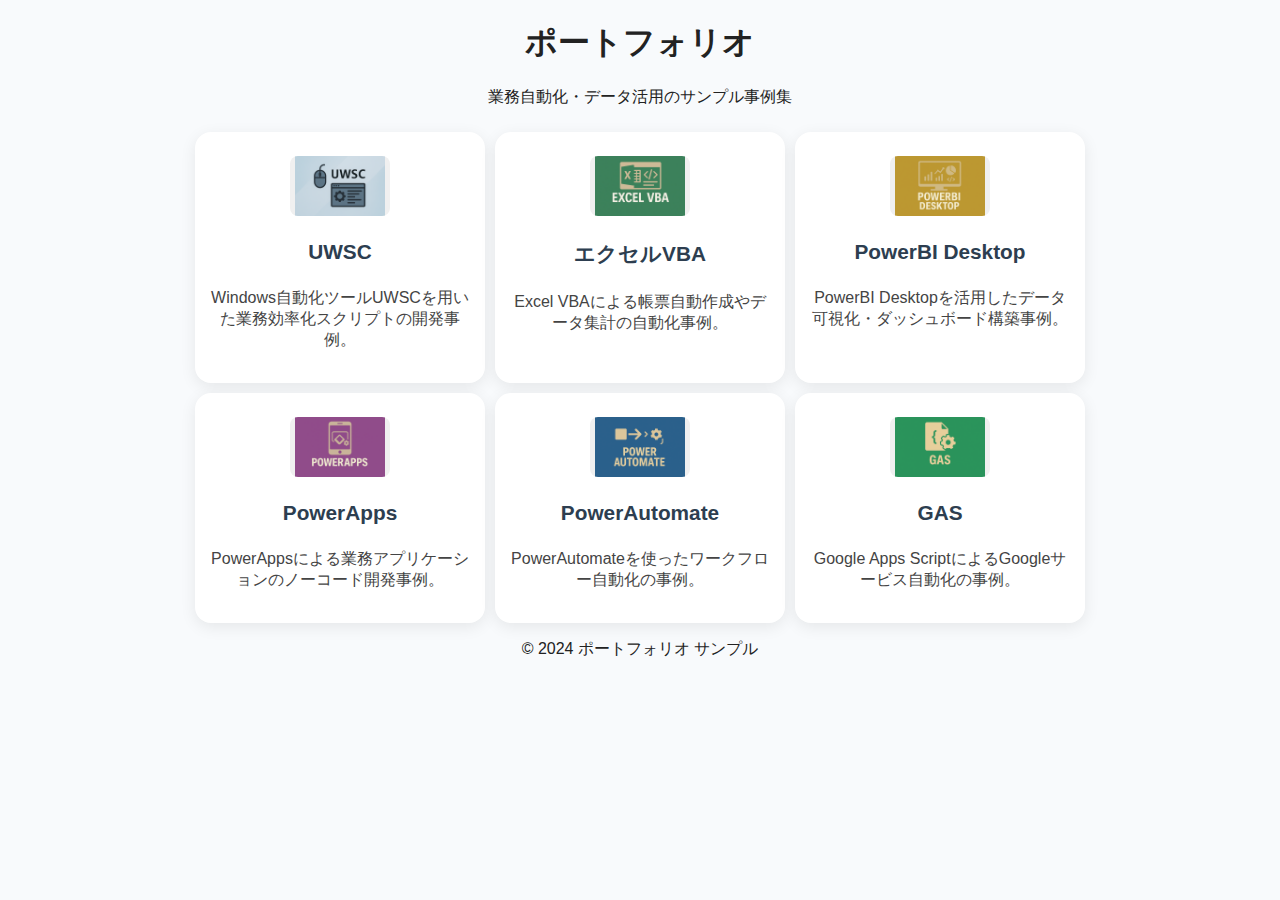
<file: index.html>
<!DOCTYPE html>
<html lang="ja">
<head>
  <meta charset="UTF-8">
  <meta name="viewport" content="width=device-width, initial-scale=1.0">
  <title>ポートフォリオ | サンプル事例集 mzk</title>
  <link rel="stylesheet" href="style.css">
</head>
<body>
  <header>
    <h1>ポートフォリオ</h1>
    <p>業務自動化・データ活用のサンプル事例集</p>
  </header>
  <main>
    <section class="works">
      <div class="work">
        <img src="images/uwsc.png" alt="UWSC サンプル">
        <h2>UWSC</h2>
        <p>Windows自動化ツールUWSCを用いた業務効率化スクリプトの開発事例。</p>
      </div>
      <div class="work">
        <img src="images/vba.png" alt="エクセルVBA サンプル">
        <h2>エクセルVBA</h2>
        <p>Excel VBAによる帳票自動作成やデータ集計の自動化事例。</p>
      </div>
      <div class="work">
        <img src="images/powerbi.png" alt="PowerBI Desktop サンプル">
        <h2>PowerBI Desktop</h2>
        <p>PowerBI Desktopを活用したデータ可視化・ダッシュボード構築事例。</p>
      </div>
      <div class="work">
        <img src="images/powerapps.png" alt="PowerApps サンプル">
        <h2>PowerApps</h2>
        <p>PowerAppsによる業務アプリケーションのノーコード開発事例。</p>
      </div>
      <div class="work">
        <img src="images/powerautomate.png" alt="PowerAutomate サンプル">
        <h2>PowerAutomate</h2>
        <p>PowerAutomateを使ったワークフロー自動化の事例。</p>
      </div>
      <a href="prtflo_gas.html" style="text-decoration: none; color: inherit;">
        <div class="work" style="cursor: pointer;">
          <img src="images/gas.png" alt="GAS サンプル">
          <h2>GAS</h2>
          <p>Google Apps ScriptによるGoogleサービス自動化の事例。</p>
        </div>
      </a>
    </section>
  </main>
  <footer>
    <p>&copy; 2024 ポートフォリオ サンプル</p>
  </footer>
</body>
</html>
</file>
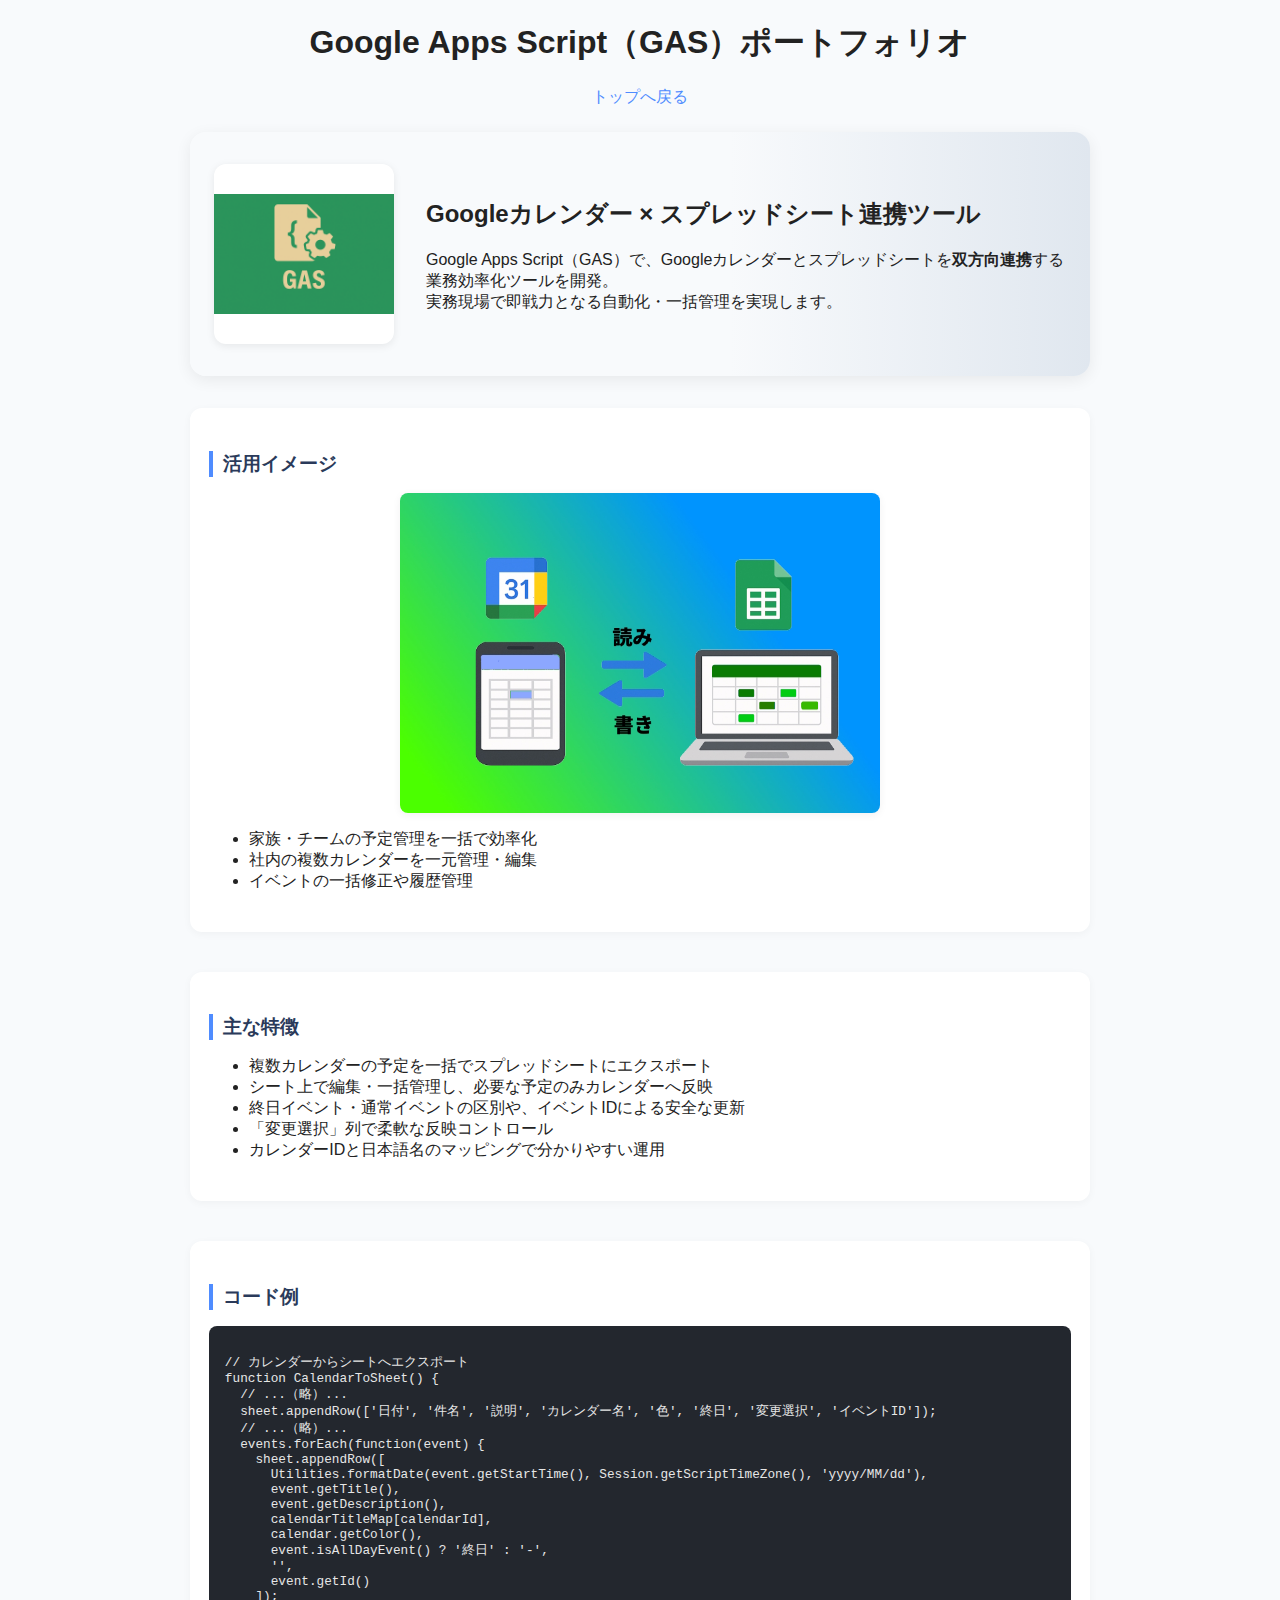
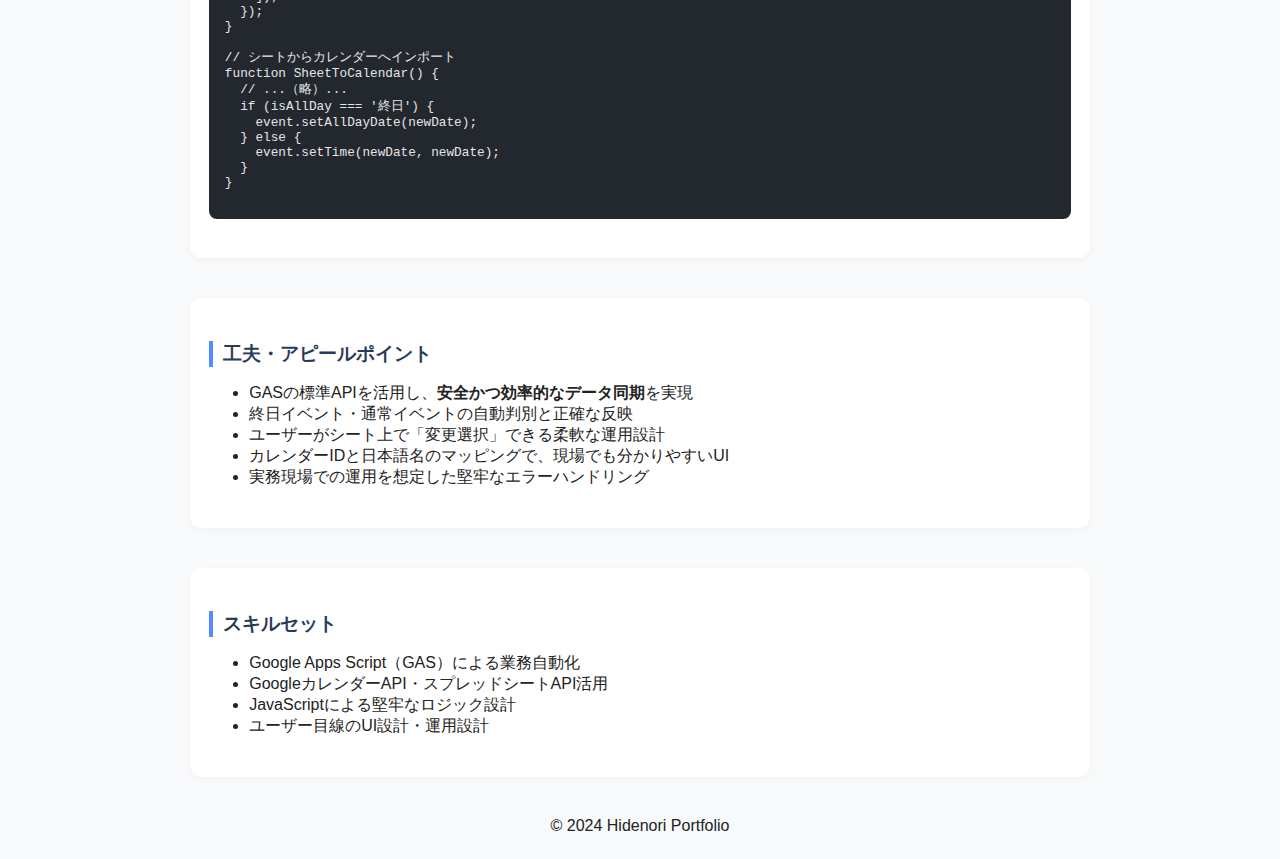
<file: prtflo_gas.html>
<!DOCTYPE html>
<html lang="ja">
<head>
  <meta charset="UTF-8">
  <meta name="viewport" content="width=device-width, initial-scale=1.0">
  <title>Google Apps Script ポートフォリオ</title>
  <link rel="stylesheet" href="style.css">
</head>
<body>
  <header>
    <h1>Google Apps Script（GAS）ポートフォリオ</h1>
    <nav>
      <a href="index.html">トップへ戻る</a>
    </nav>
  </header>
  <main>
    <section class="gas-hero">
      <img src="images/gas/gas_portfolio_main.png" alt="GASカレンダー連携イメージ">
      <div>
        <h2>Googleカレンダー × スプレッドシート連携ツール</h2>
        <p>
          Google Apps Script（GAS）で、Googleカレンダーとスプレッドシートを<strong>双方向連携</strong>する業務効率化ツールを開発。<br>
          <span class="gas-highlight">実務現場で即戦力となる自動化・一括管理</span>を実現します。
        </p>
      </div>
    </section>
    <section class="gas-section">
      <h3>活用イメージ</h3>
      <img src="images/gas/gas_feature.jpg " alt="GAS活用イメージ">
      <ul>
        <li>家族・チームの予定管理を一括で効率化</li>
        <li>社内の複数カレンダーを一元管理・編集</li>
        <li>イベントの一括修正や履歴管理</li>
      </ul>
    </section>
    <section class="gas-section">
      <h3>主な特徴</h3>
      <ul>
        <li>複数カレンダーの予定を一括でスプレッドシートにエクスポート</li>
        <li>シート上で編集・一括管理し、必要な予定のみカレンダーへ反映</li>
        <li>終日イベント・通常イベントの区別や、イベントIDによる安全な更新</li>
        <li>「変更選択」列で柔軟な反映コントロール</li>
        <li>カレンダーIDと日本語名のマッピングで分かりやすい運用</li>
      </ul>
    </section>
    <section class="gas-section">
      <h3>コード例</h3>
      <div class="code-block">
<pre><code>// カレンダーからシートへエクスポート
function CalendarToSheet() {
  // ...（略）...
  sheet.appendRow(['日付', '件名', '説明', 'カレンダー名', '色', '終日', '変更選択', 'イベントID']);
  // ...（略）...
  events.forEach(function(event) {
    sheet.appendRow([
      Utilities.formatDate(event.getStartTime(), Session.getScriptTimeZone(), 'yyyy/MM/dd'),
      event.getTitle(),
      event.getDescription(),
      calendarTitleMap[calendarId],
      calendar.getColor(),
      event.isAllDayEvent() ? '終日' : '-',
      '',
      event.getId()
    ]);
  });
}

// シートからカレンダーへインポート
function SheetToCalendar() {
  // ...（略）...
  if (isAllDay === '終日') {
    event.setAllDayDate(newDate);
  } else {
    event.setTime(newDate, newDate);
  }
}
</code></pre>
      </div>
    </section>
    <section class="gas-section">
      <h3>工夫・アピールポイント</h3>
      <ul>
        <li>GASの標準APIを活用し、<strong>安全かつ効率的なデータ同期</strong>を実現</li>
        <li>終日イベント・通常イベントの自動判別と正確な反映</li>
        <li>ユーザーがシート上で「変更選択」できる柔軟な運用設計</li>
        <li>カレンダーIDと日本語名のマッピングで、現場でも分かりやすいUI</li>
        <li>実務現場での運用を想定した堅牢なエラーハンドリング</li>
      </ul>
    </section>
    <section class="gas-section">
      <h3>スキルセット</h3>
      <ul>
        <li>Google Apps Script（GAS）による業務自動化</li>
        <li>GoogleカレンダーAPI・スプレッドシートAPI活用</li>
        <li>JavaScriptによる堅牢なロジック設計</li>
        <li>ユーザー目線のUI設計・運用設計</li>
      </ul>
    </section>
  </main>
  <footer>
    <p>&copy; 2024 Hidenori Portfolio</p>
  </footer>
</body>
</html>
</file>
<file: style.css>
body {
  margin: 0;
  padding: 0;
  font-family: 'Segoe UI', 'Hiragino Sans', 'Meiryo', sans-serif;
  background: #f8fafc;
  color: #222;
  /* 左右マージンを広めに */
  max-width: 900px;
  margin-left: auto;
  margin-right: auto;
}

header, footer {
  text-align: center;
  margin-bottom: 1.5em;
}

h1, h2, h3 {
  font-weight: 700;
}

nav {
  margin: 1em 0;
}

a {
  color: #4f8cff;
  text-decoration: none;
}
a:hover {
  text-decoration: underline;
}

.gas-hero {
  display: flex;
  align-items: center;
  gap: 2rem;
  background: linear-gradient(90deg, #f8fafc 60%, #e0e7ef 100%);
  border-radius: 16px;
  padding: 2rem 1.5rem;
  margin-bottom: 2rem;
  box-shadow: 0 4px 16px rgba(0,0,0,0.07);
}
.gas-hero img {
  width: 180px;
  height: 180px;
  object-fit: contain;
  border-radius: 12px;
  background: #fff;
  box-shadow: 0 2px 8px rgba(0,0,0,0.08);
}
.gas-section {
  margin-bottom: 2.5rem;
  background: #fff;
  border-radius: 12px;
  box-shadow: 0 2px 8px rgba(0,0,0,0.04);
  padding: 1.5rem 1.2rem;
}
.gas-section h3 {
  border-left: 4px solid #4f8cff;
  padding-left: 0.5em;
  margin-bottom: 0.7em;
  color: #2a3a5a;
}
.gas-section img {
  display: block;
  margin: 1rem auto 0.5rem auto;
  max-width: 480px;
  width: 100%;
  border-radius: 8px;
  box-shadow: 0 2px 8px rgba(0,0,0,0.06);
}
.code-block {
  background: #23272e;
  color: #e6e6e6;
  border-radius: 8px;
  padding: 1em;
  overflow-x: auto;
  font-size: 0.98em;
  margin: 1em 0;
}
.works {
  display: grid;
  grid-template-columns: repeat(3, 1fr);
  gap: 10px;
  padding: 0 5px;
  max-width: 1200px;
  margin: 0 auto;
  align-items: stretch;
}
.work {
  background: #fff;
  border-radius: 1rem;
  box-shadow: 0 4px 16px rgba(0,0,0,0.08);
  width: 100%;
  min-width: 0;
  box-sizing: border-box;
  padding: 1.5rem 1rem 1rem 1rem;
  text-align: center;
  transition: transform 0.2s, box-shadow 0.2s;
  display: flex;
  flex-direction: column;
  align-items: center;
  min-height: 220px;
}
.work:hover {
  transform: translateY(-4px) scale(1.01);
  box-shadow: 0 8px 24px rgba(0,0,0,0.15);
}
.work img {
  width: 100px;
  height: 60px;
  object-fit: contain;
  margin-bottom: 1rem;
  border-radius: 0.5rem;
  background: #f0f0f0;
}
.work h2 {
  margin: 0.5rem 0 0.5rem 0;
  font-size: 1.3rem;
  color: #2d3e50;
}
.work p {
  font-size: 1rem;
  color: #444;
}
@media (max-width: 900px) {
  .works {
    grid-template-columns: repeat(2, 1fr);
  }
}
@media (max-width: 600px) {
  .works {
    grid-template-columns: 1fr;
    gap: 1rem;
    padding: 1rem 0.2rem;
  }
  .work img {
    width: 80px;
    height: 48px;
  }
}
@media (max-width: 700px) {
  body {
    max-width: 100vw;
    padding: 0 0.5em;
  }
  .gas-hero { flex-direction: column; text-align: center; }
  .gas-hero img { margin-bottom: 1rem; }
}
</file>
